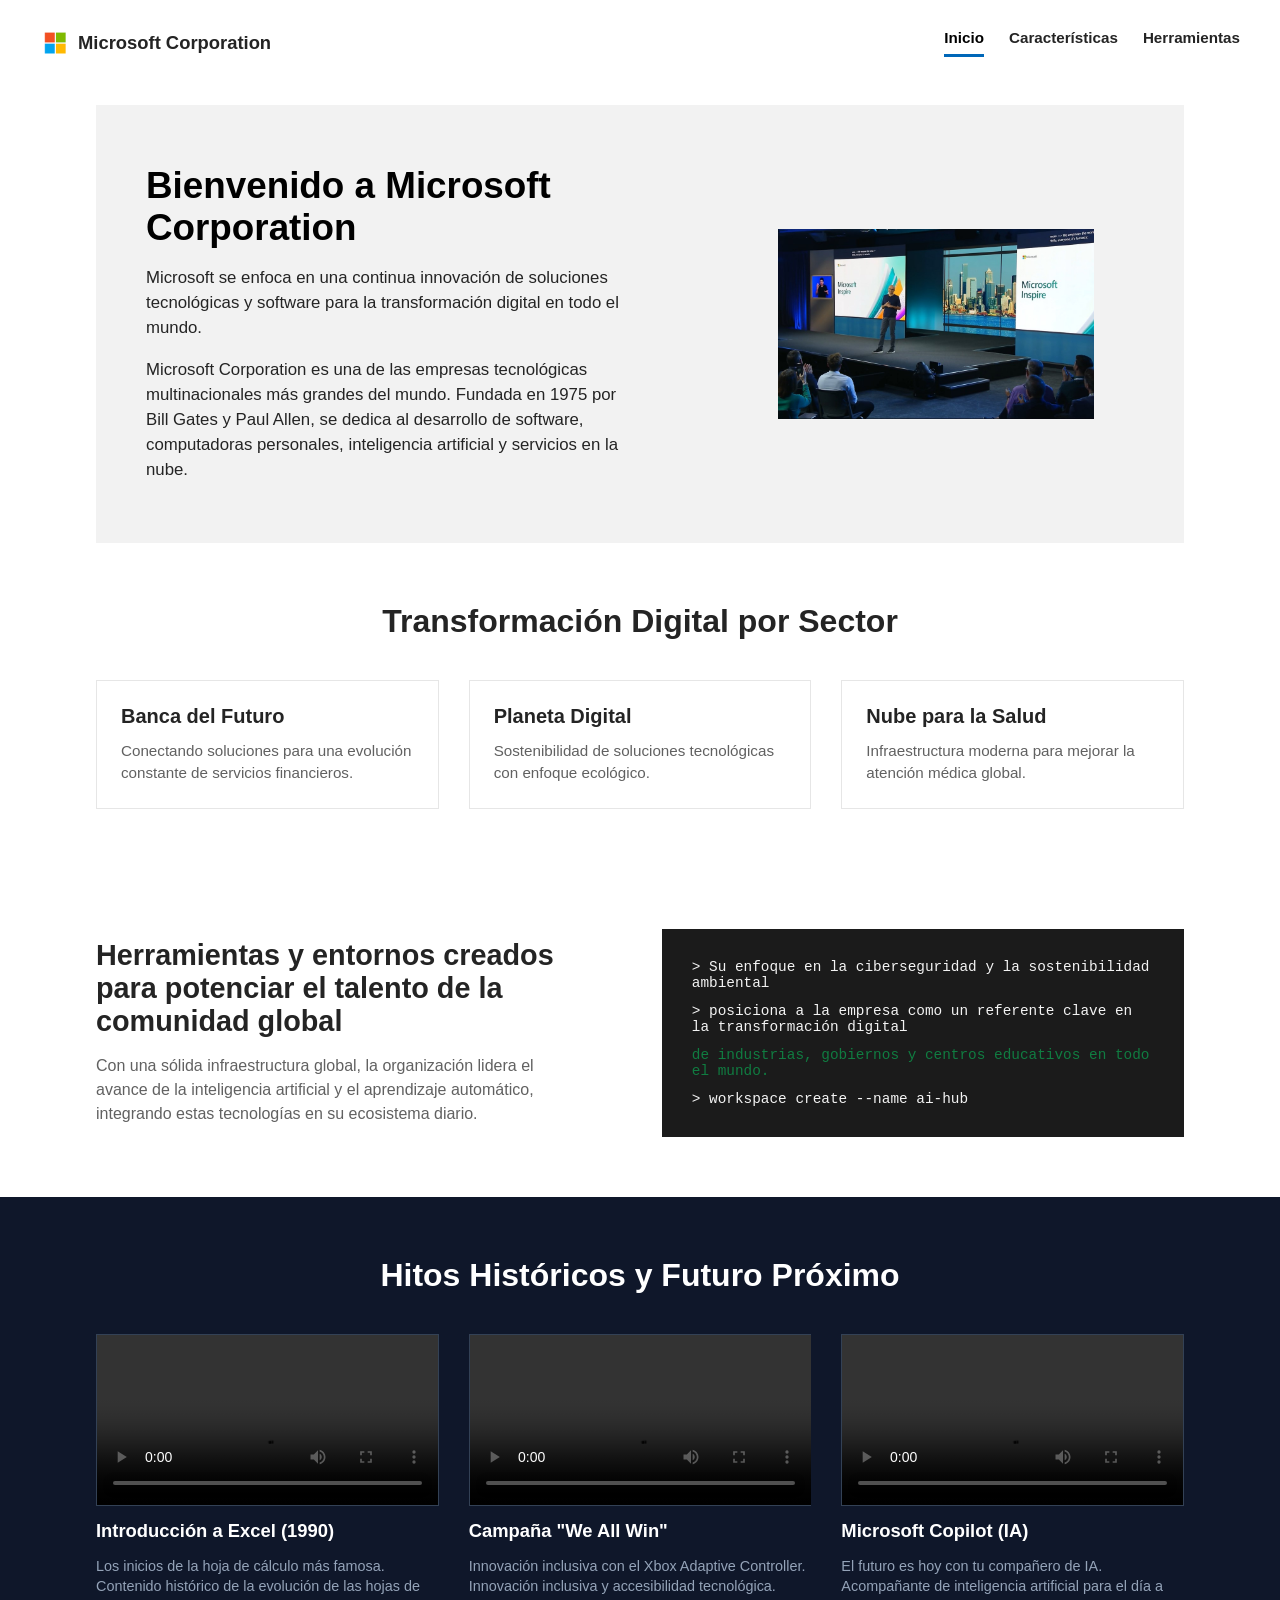
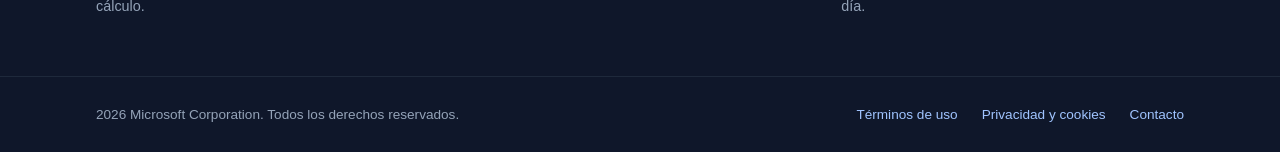
<file: index.html>
<!DOCTYPE html>
<html lang="es">

<head>
    <meta charset="UTF-8">
    <meta name="viewport" content="width=device-width, initial-scale=1.0">
    <title>Microsoft Corporation</title>
    <link rel="stylesheet" href="static/css/style.css">
</head>

<body class="body-inicio">
    <header class="encabezado">

        <div class="bloque-logo hover2">
            <img src="static/images/descarga_(1).png" alt="Microsoft Logo" class="icono-microsoft">
            <span class="nombre-sitio">Microsoft Corporation</span>
        </div>

        <nav class="nav">
            <a href="index.html" class="enlace-nav-activo hover">Inicio</a>
            <a href="pages/caracteristicas.html" class="enlace-nav hover">Características</a>
            <a href="pages/herramientas.html" class="enlace-nav hover">Herramientas</a>
        </nav>

    </header>

    <main class="contenido-global">

        <section class="seccion-bienvenida">
            <div class="texto-bienvenida">
                <h1 class="titulo-principal">Bienvenido a Microsoft Corporation</h1>
                <p class="parrafo-bienvenida">Microsoft se enfoca en una continua innovación de soluciones
                    tecnológicas y software para la transformación digital en todo el mundo.
                </p>
                <p class="parrafo-bienvenida">Microsoft Corporation es una de las empresas tecnológicas multinacionales
                    más grandes del mundo.
                    Fundada en 1975 por Bill Gates y Paul Allen, se dedica al desarrollo de software, computadoras
                    personales, inteligencia artificial y servicios en la nube.
                </p>
            </div>
            <div class="imagen-bienvenida">
                <img src="static/images/index/Microsoft-Inspire.jpg" alt="Microsoft Logo Grande"
                    class="imagen-bienvenida-asset">
            </div>
        </section>

        <section class="seccion-sectores">
            <h2 class="titulo-centrado">Transformación Digital por Sector</h2>

            <div class="columnas-sectores">
                <div class="columna-sector">
                    <div class="cuerpo-tarjeta">
                        <h3 class="titulo-tarjeta">Banca del Futuro</h3>
                        <p class="texto-tarjeta">Conectando soluciones para una evolución constante de servicios
                            financieros.</p>
                    </div>
                </div>
                <div class="columna-sector">
                    <div class="cuerpo-tarjeta">
                        <h3 class="titulo-tarjeta">Planeta Digital</h3>
                        <p class="texto-tarjeta">Sostenibilidad de soluciones tecnológicas con enfoque ecológico.
                        </p>
                    </div>
                </div>
                <div class="columna-sector">
                    <div class="cuerpo-tarjeta">
                        <h3 class="titulo-tarjeta">Nube para la Salud</h3>
                        <p class="texto-tarjeta">Infraestructura moderna para mejorar la atención médica global.</p>
                    </div>
                </div>
            </div>
        </section>

        <section class="seccion-desarrolladores">
            <div class="texto-desarrolladores">
                <h2 class="titulo-desarrolladores">Herramientas y entornos creados para potenciar el talento de la
                    comunidad global</h2>
                <p class="parrafo-desarrolladores">
                    Con una sólida infraestructura global, la organización lidera el avance de la inteligencia
                    artificial y el aprendizaje automático, integrando estas tecnologías en su ecosistema diario.</p>
            </div>
            <div class="codigo-desarrolladores">
                <p class="consola">> Su enfoque en la ciberseguridad y la sostenibilidad ambiental </p>
                <p class="consola">> posiciona a la empresa como un
                    referente clave en la transformación digital</p>
                <p class="consola-exito"> de industrias, gobiernos y centros educativos en todo el mundo.</p>
                <p class="consola">> workspace create --name ai-hub</p>
            </div>
        </section>

        <section class="seccion-hitos-oscura">
            <div class="contenedor-bloque-hitos">
                <h2 class="titulo-centrado-claro">Hitos Históricos y Futuro Próximo</h2>

                <div class="columnas-videos">
                    <div class="tarjeta-video">
                        <video controls class="reproductor">
                            <source
                                src="static/videos/(1)_Introduction_to_Microsoft_Excel_1990_with_Jan_Brehm_Jan_Brehm_(360p_h264).mp4"
                                type="video/mp4">
                        </video>
                        <h3 class="titulo-video">Introducción a Excel (1990)</h3>
                        <p class="texto-video">Los inicios de la hoja de cálculo más famosa.
                            Contenido histórico de la evolución de las hojas de cálculo.</p>
                    </div>

                    <div class="tarjeta-video">
                        <video controls class="reproductor">
                            <source src="static/videos/(3)_Microsoft_We_All_Win_Ads_of_Brands_(720p_h264).mp4"
                                type="video/mp4">
                        </video>
                        <h3 class="titulo-video">Campaña "We All Win"</h3>
                        <p class="texto-video">Innovación inclusiva con el Xbox Adaptive Controller.
                            Innovación inclusiva y accesibilidad tecnológica.</p>
                    </div>

                    <div class="tarjeta-video">
                        <video controls class="reproductor">
                            <source
                                src="static/videos/(4)_Microsoft_Copilot_Your_everyday_AI_companion_Microsoft_(720p_h264).mp4"
                                type="video/mp4">
                        </video>
                        <h3 class="titulo-video">Microsoft Copilot (IA)</h3>
                        <p class="texto-video">El futuro es hoy con tu compañero de IA.
                            Acompañante de inteligencia artificial para el día a día.</p>
                    </div>
                </div>
            </div>
        </section>

    </main>

    <footer class="footer-institucional">
        <div class="contenido-footer">
            <p class="texto-copyright">2026 Microsoft Corporation. Todos los derechos reservados.</p>
            <div class="enlaces-footer">
                <a href="#" class="enlace-footer-item hover4">Términos de uso</a>
                <a href="#" class="enlace-footer-item hover4">Privacidad y cookies</a>
                <a href="#" class="enlace-footer-item hover4">Contacto</a>
            </div>
        </div>
    </footer>

    <script src="static/js/script.js"></script>
</body>

</html>
</file>
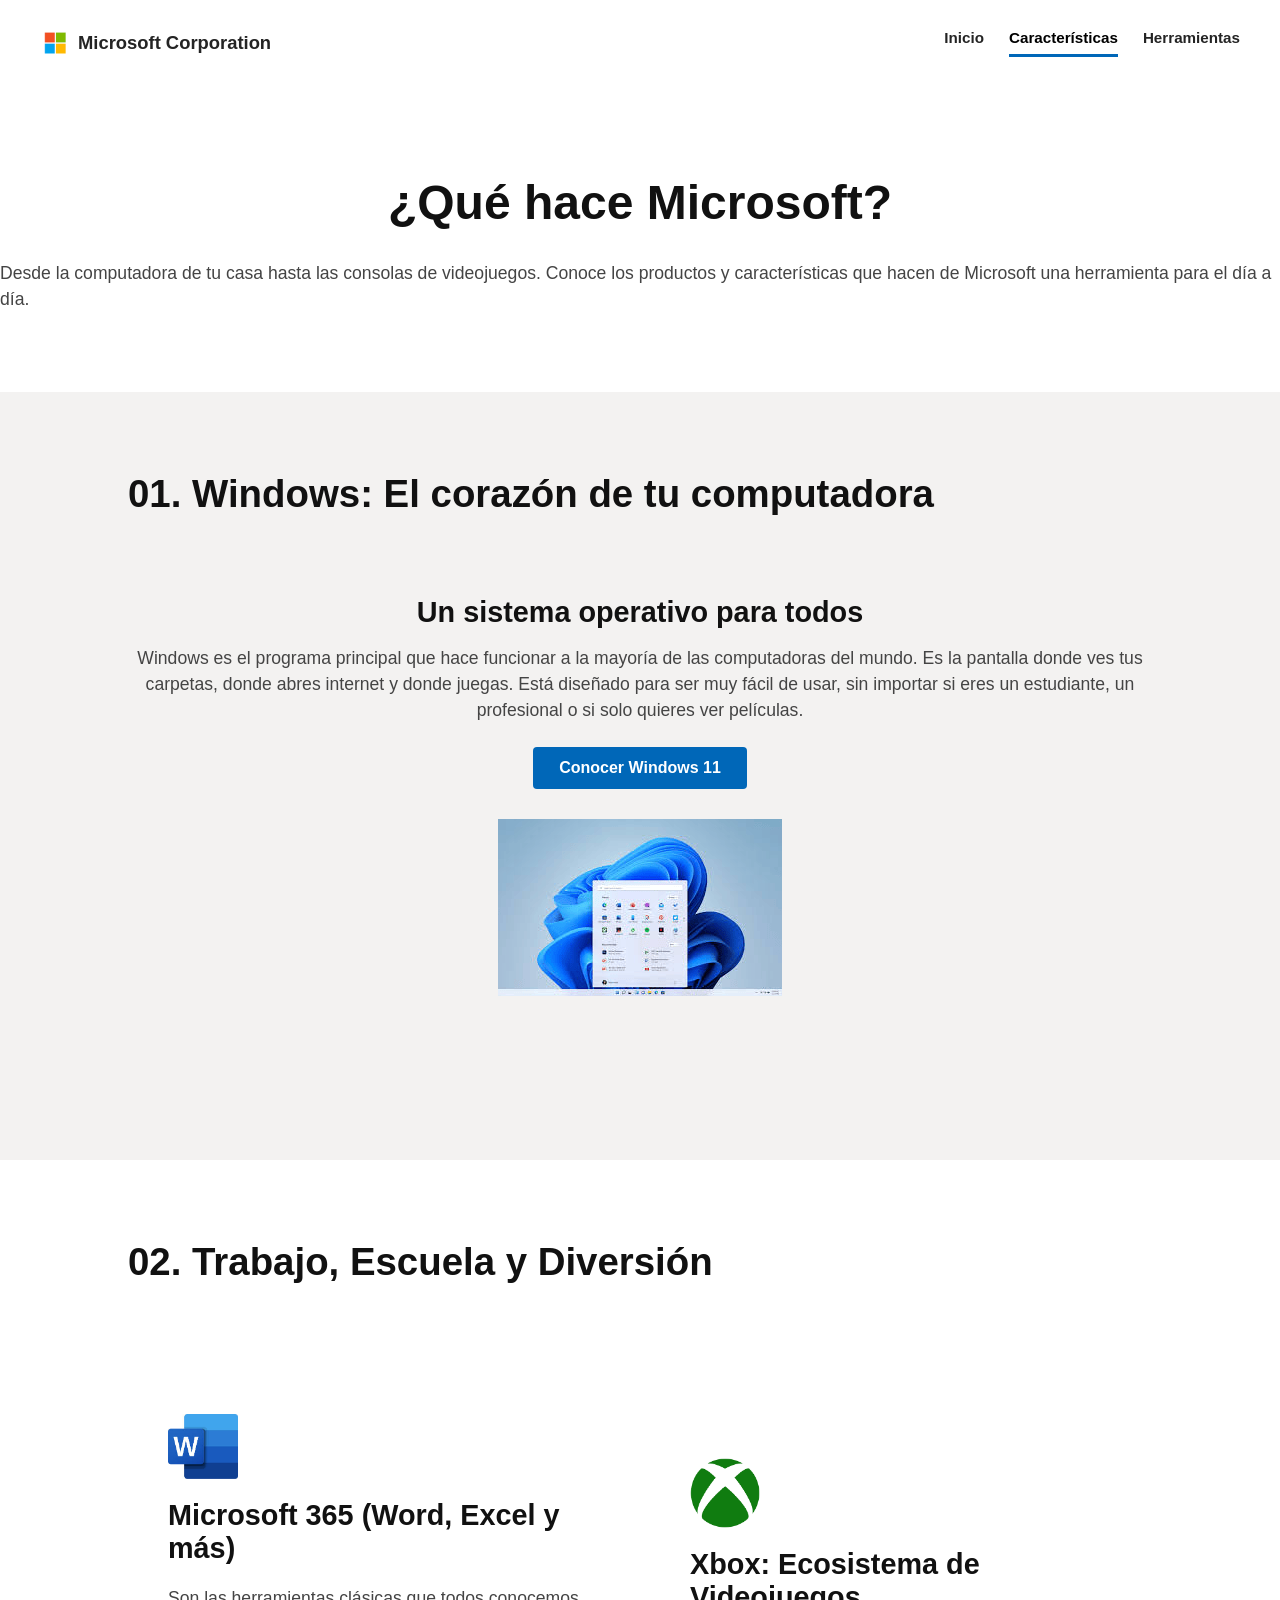
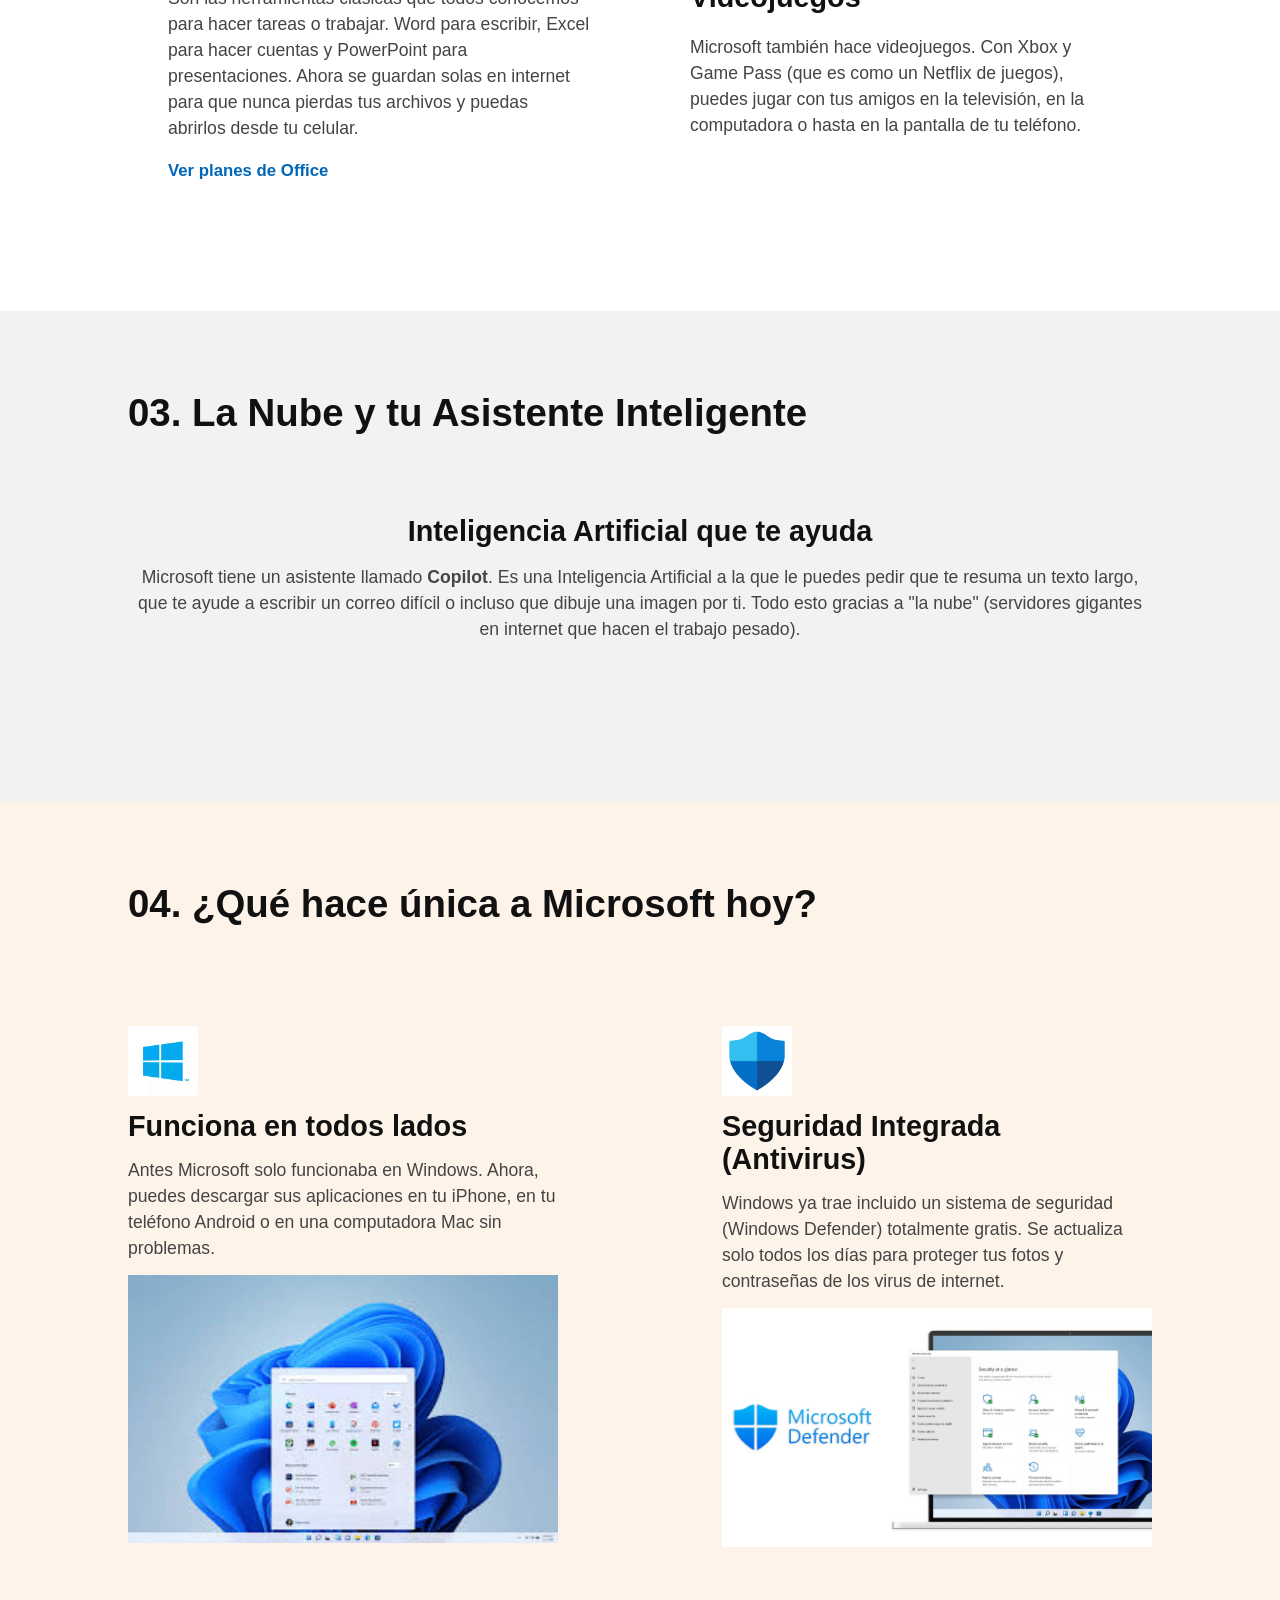
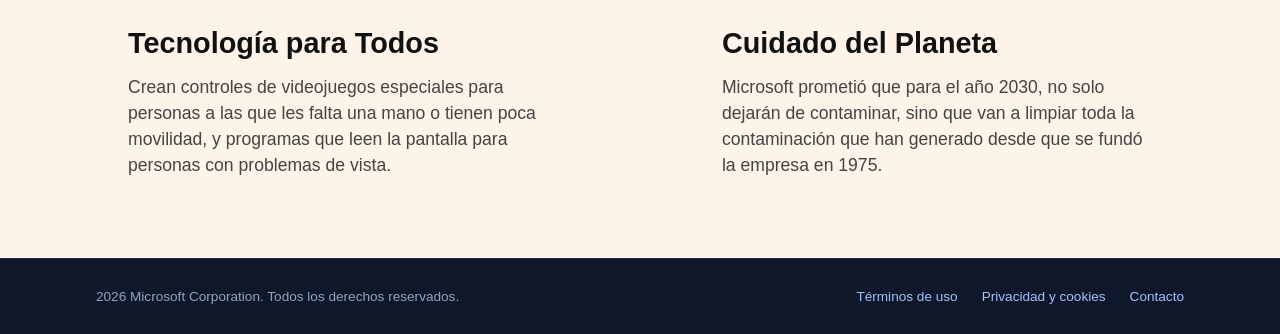
<file: pages/caracteristicas.html>
<!DOCTYPE html>
<html lang="es">

<head>
    <meta charset="UTF-8">
    <meta name="viewport" content="width=device-width, initial-scale=1.0">
    <title>Microsoft Corporation</title>
    <link rel="stylesheet" href="../static/css/style.css">
</head>

<body class="body-caracteristicas">
    <header class="encabezado">
        <div class="bloque-logo hover2">
            <img src="../static/images/descarga_(1).png" alt="Microsoft Logo" class="icono-microsoft">
            <span class="nombre-sitio">Microsoft Corporation</span>
        </div>
        <nav class="nav">
            <a href="../index.html" class="enlace-nav hover">Inicio</a>
            <a href="caracteristicas.html" class="enlace-nav-activo hover">Características</a>
            <a href="herramientas.html" class="enlace-nav hover">Herramientas</a>
        </nav>
    </header>

    <main class="seccion-caracteristicas">
        <div class="fondo-blanco">
            <h1 class="titulo-herramientas">¿Qué hace Microsoft?</h1>
            <p class="info-herramienta">
                Desde la computadora de tu casa hasta las consolas de videojuegos. Conoce los productos y
                características que hacen de Microsoft una herramienta para el día a día.
            </p>
        </div>
        <section class="fondo-gris">
            <h2 class="funcion">01. Windows: El corazón de tu computadora</h2>
            <div class="bloque-impacto-masivo">
                <div class="bloque-impacto-texto">
                    <h3 class="titulo-herramienta">Un sistema operativo para todos</h3>
                    <p class="info-herramienta">
                        Windows es el programa principal que hace funcionar a la mayoría de las computadoras del mundo.
                        Es la pantalla donde ves tus carpetas, donde abres internet y donde juegas. Está diseñado para
                        ser muy fácil de usar, sin importar si eres un estudiante, un profesional o si solo quieres ver
                        películas.
                    </p>
                    <div class="bloque-botones">
                        <button class="boton-primario-azul hover3">Conocer Windows 11</button>
                    </div>
                </div>
                <div class="contenedor-foto">
                    <img src="../static/images/escritorio_11.png" alt="Escritorio de Windows"
                        class="imagen-rectangulo hover3">
                </div>
            </div>
        </section>
        <section class="fondo-blanco">
            <h2 class="funcion">02. Trabajo, Escuela y Diversión</h2>
            <div class="galeria-variedad-de-dos">
                <div class="tarjeta-mediana tarjeta-extensa">
                    <img src="../static/images/word.png" alt="Logo de Office" class="imagen-cuadrada-mediana hover3">
                    <h3 class="titulo-herramienta">Microsoft 365 (Word, Excel y más)</h3>
                    <p class="info-herramienta">
                        Son las herramientas clásicas que todos conocemos para hacer tareas o trabajar. Word para
                        escribir, Excel para hacer cuentas y PowerPoint para presentaciones. Ahora se guardan solas en
                        internet para que nunca pierdas tus archivos y puedas abrirlos desde tu celular.
                    </p>
                    <a href="#" class="enlace-letra-interactiva hover2">Ver planes de Office</a>
                </div>
                <div class="tarjeta-mediana tarjeta-compacta">
                    <img src="../static/images/xbox.png" alt="Logo de Xbox" class="imagen-cuadrada-mediana hover3">
                    <h3 class="titulo-herramienta">Xbox: Ecosistema de Videojuegos</h3>
                    <p class="info-herramienta">
                        Microsoft también hace videojuegos. Con Xbox y Game Pass (que es como un Netflix de juegos),
                        puedes jugar con tus amigos en la televisión, en la computadora o hasta en la pantalla de tu
                        teléfono.
                    </p>
                </div>
            </div>
        </section>
        <section class="fondo-gris">
            <h2 class="funcion">03. La Nube y tu Asistente Inteligente</h2>
            <div class="bloque-impacto-masivo">
                <div class="bloque-impacto-texto">
                    <h3 class="titulo-herramienta">Inteligencia Artificial que te ayuda</h3>
                    <p class="info-herramienta">
                        Microsoft tiene un asistente llamado <strong>Copilot</strong>. Es una Inteligencia Artificial a
                        la que le puedes pedir que te resuma un texto largo, que te ayude a escribir un correo difícil o
                        incluso que dibuje una imagen por ti. Todo esto gracias a "la nube" (servidores gigantes en
                        internet que hacen el trabajo pesado).
                    </p>
                </div>
            </div>
        </section>
        <section class="fondo-crema">
            <h2 class="funcion">04. ¿Qué hace única a Microsoft hoy?</h2>
            <div class="lista-informacion-densa">

                <div class="bloque-texto-puro">
                    <img src="../static/images/descarga_(4).png" class="imagen-cuadrada-mediana hover3" alt="windoes11">
                    <h3 class="titulo-herramienta">Funciona en todos lados</h3>
                    <p class="info-herramienta">
                        Antes Microsoft solo funcionaba en Windows. Ahora, puedes descargar sus aplicaciones en tu
                        iPhone, en tu teléfono Android o en una computadora Mac sin problemas.
                    </p>
                    <img src="../static/images/escritorio_11.png" class="imagen-cuadrada-grande hover3"
                        alt="escritorio">
                </div>
                <div class="bloque-texto-puro">
                    <img src="../static/images/descarga_(3).png" class="imagen-cuadrada-mediana hover3" alt="defender1">
                    <h3 class="titulo-herramienta">Seguridad Integrada (Antivirus)</h3>
                    <p class="info-herramienta">
                        Windows ya trae incluido un sistema de seguridad (Windows Defender) totalmente gratis. Se
                        actualiza solo todos los días para proteger tus fotos y contraseñas de los virus de internet.
                    </p>
                    <img src="../static/images/imagen_(5).png" class="imagen-cuadrada-grande hover3" alt="defender">
                </div>
                <div class="bloque-texto-puro">
                    <h3 class="titulo-herramienta">Tecnología para Todos</h3>
                    <p class="info-herramienta">
                        Crean controles de videojuegos especiales para personas a las que les falta una mano o tienen
                        poca movilidad, y programas que leen la pantalla para personas con problemas de vista.
                    </p>
                </div>
                <div class="bloque-texto-puro">
                    <h3 class="titulo-herramienta">Cuidado del Planeta</h3>
                    <p class="info-herramienta">
                        Microsoft prometió que para el año 2030, no solo dejarán de contaminar, sino que van a limpiar
                        toda la contaminación que han generado desde que se fundó la empresa en 1975.
                    </p>
                </div>
            </div>
        </section>
    </main>
    <footer class="footer-institucional">
        <div class="contenido-footer">
            <p class="texto-copyright">2026 Microsoft Corporation. Todos los derechos reservados.</p>
            <div class="enlaces-footer">
                <a href="#" class="enlace-footer-item hover4">Términos de uso</a>
                <a href="#" class="enlace-footer-item hover4">Privacidad y cookies</a>
                <a href="#" class="enlace-footer-item hover4">Contacto</a>
            </div>
        </div>
    </footer>

    <script src="../static/js/script.js"></script>
</body>

</html>
</file>
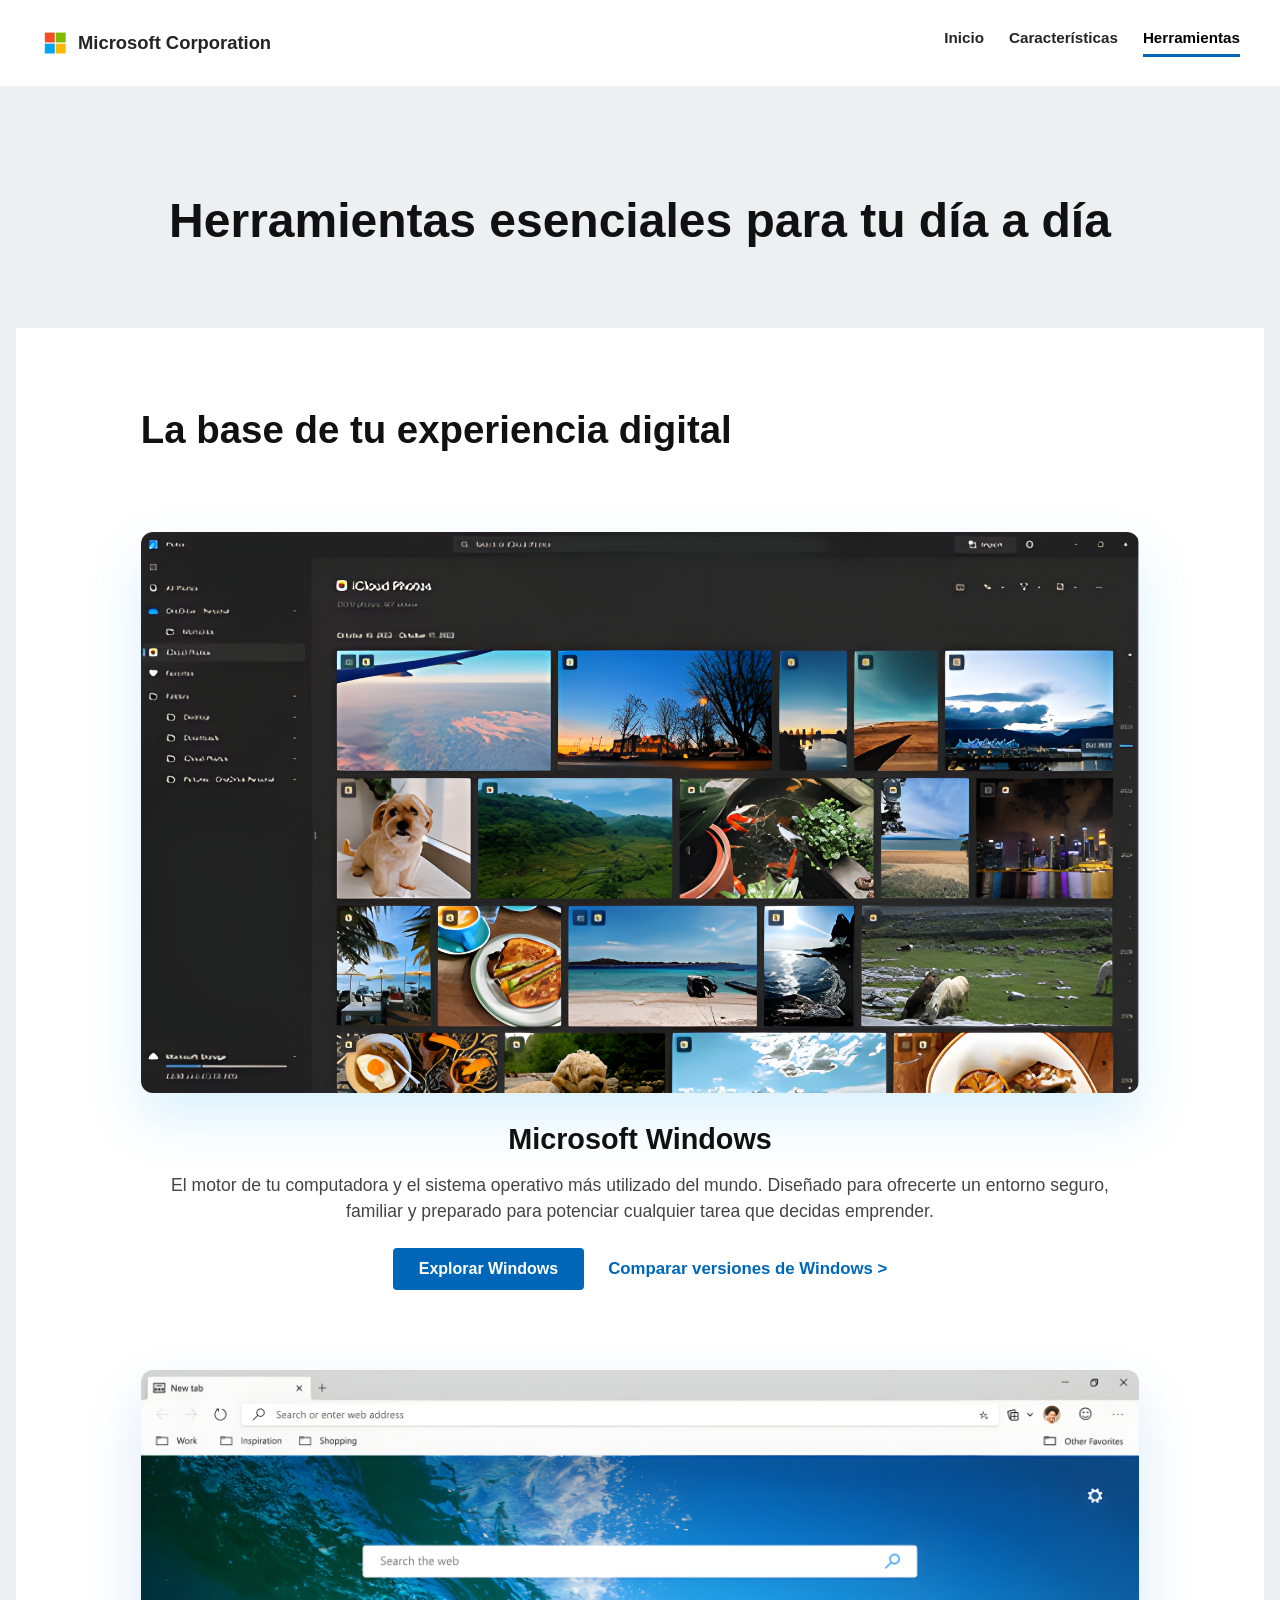
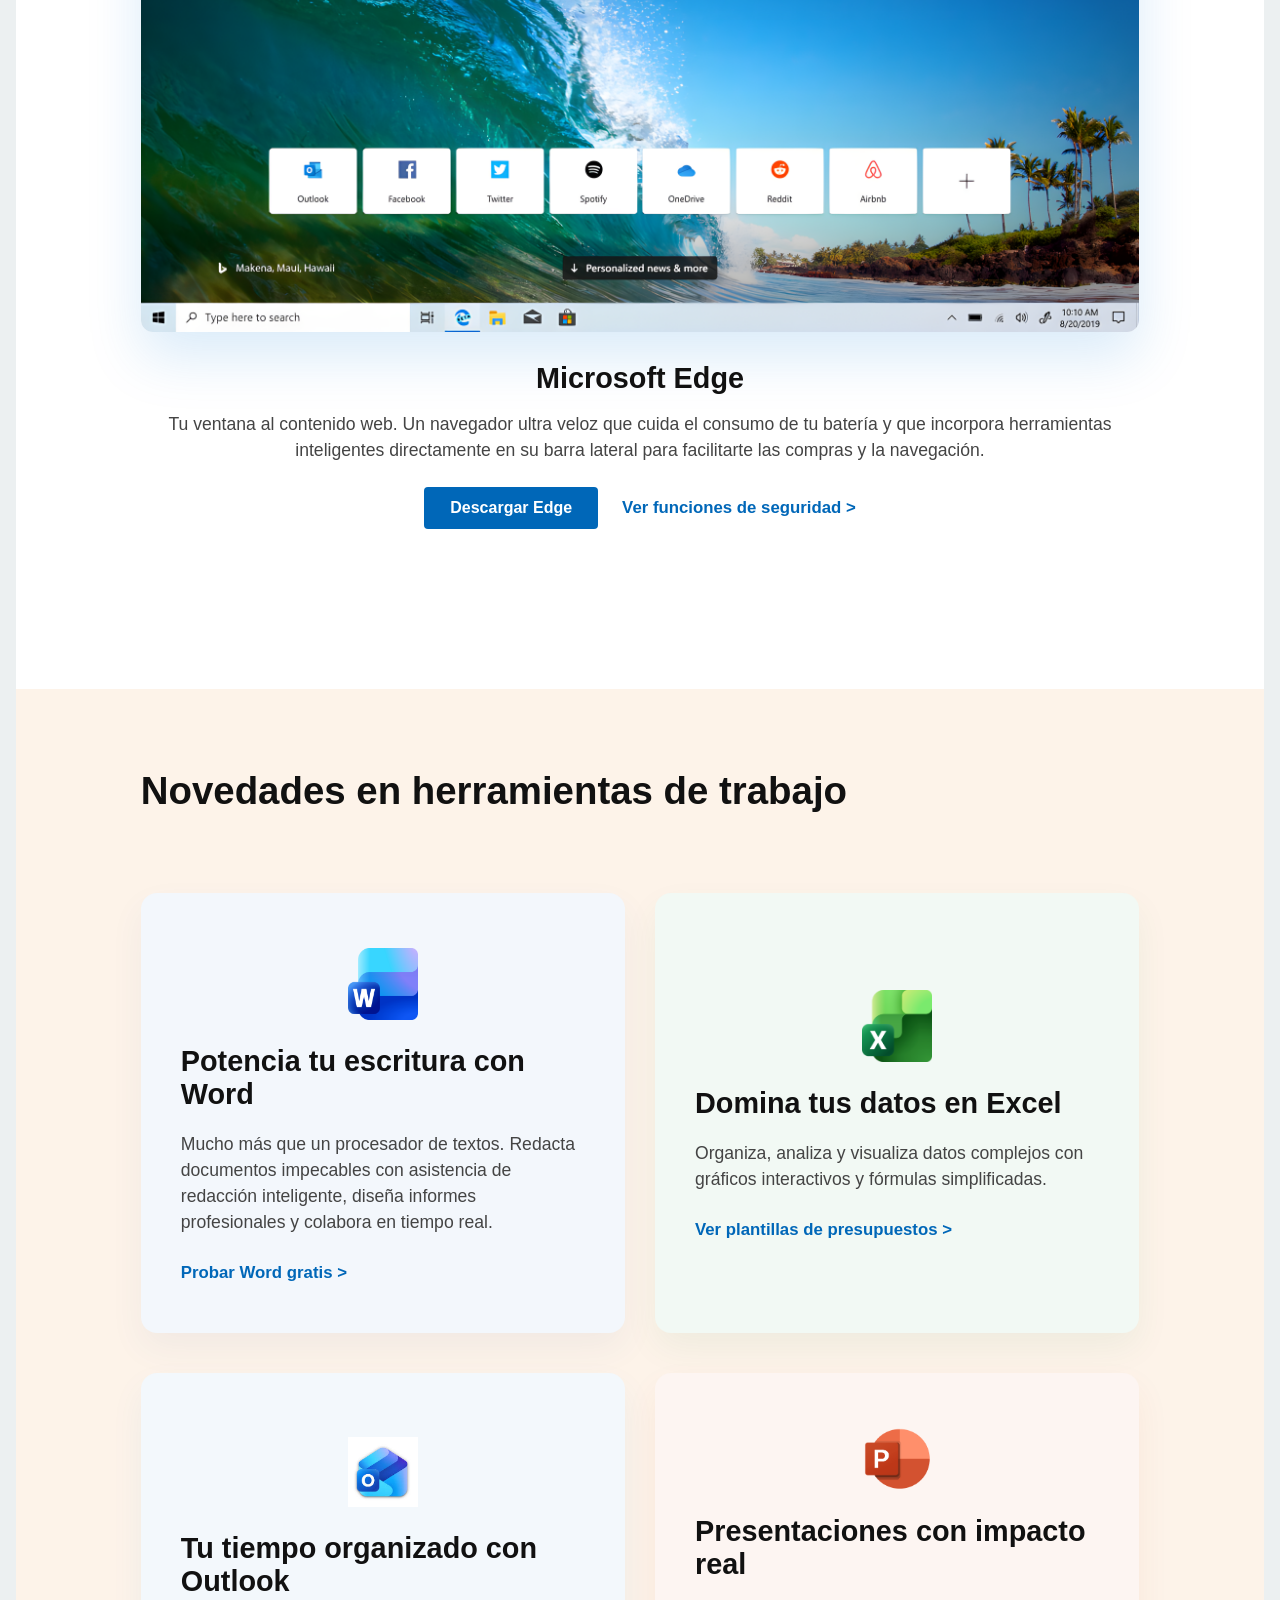
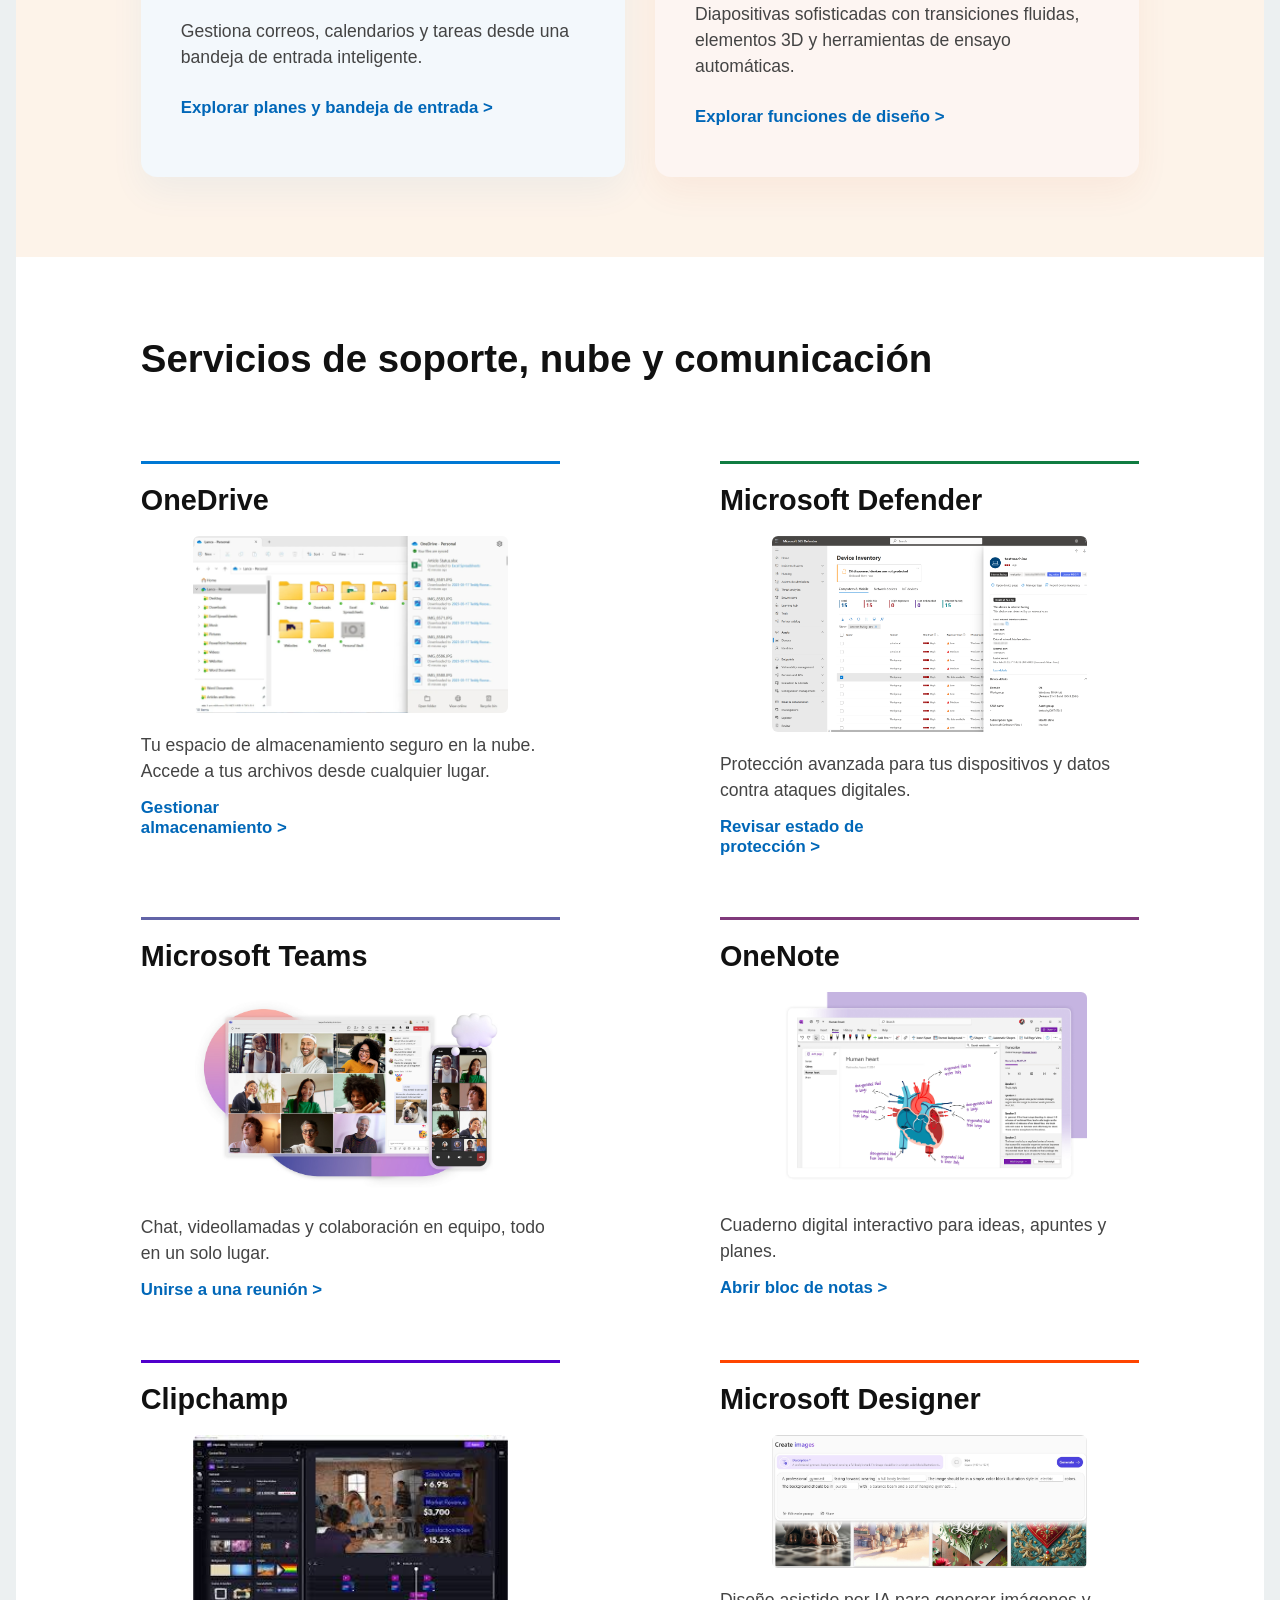
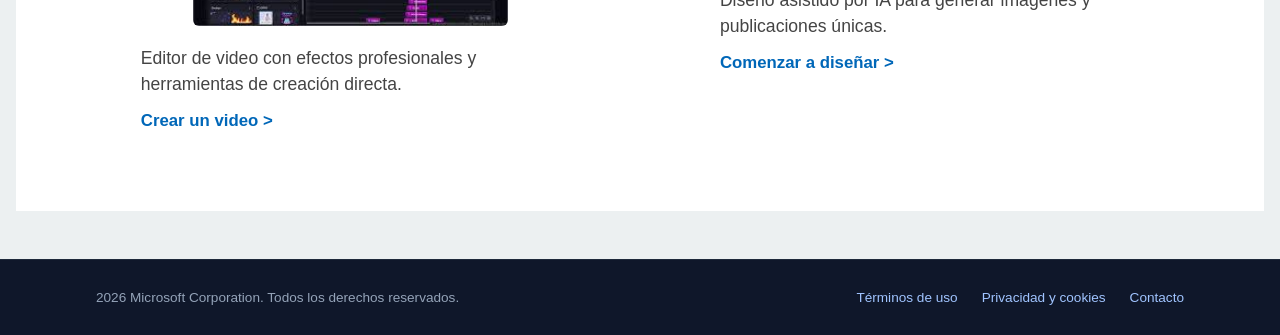
<file: pages/herramientas.html>
<!DOCTYPE html>
<html lang="es">

<head>
    <meta charset="UTF-8">
    <meta name="viewport" content="width=device-width, initial-scale=1.0">
    <title>Microsoft Corporation - Herramientas</title>
    <link rel="stylesheet" href="../static/css/style.css">
</head>

<body class="body-herramientas">
    <header class="encabezado">
        <div class="bloque-logo hover2">
            <img src="../static/images/descarga_(1).png" alt="Microsoft Logo" class="icono-microsoft">
            <span class="nombre-sitio">Microsoft Corporation</span>
        </div>
        <nav class="nav">
            <a href="../index.html" class="enlace-nav hover">Inicio</a>
            <a href="caracteristicas.html" class="enlace-nav hover">Características</a>
            <a href="herramientas.html" class="enlace-nav-activo hover">Herramientas</a>
        </nav>
    </header>

    <main class="contenedor-principal">
        <section class="seccion-herramientas">
            <div class="presentacion">
                <h1 class="titulo-herramientas">Herramientas esenciales para tu día a día</h1>
            </div>

            <div class="funcion-herramientas fondo-blanco">
                <h2 class="funcion">La base de tu experiencia digital</h2>
                <div class="bloque-impacto-masivo">
                    <div class="contenedor-foto-gigante sombra-windows hover">
                        <img src="../static/images/herramientas/microsoft-screen-system.png"
                            class="imagen-rectangulo-grande" alt="Windows">
                    </div>
                    <div class="bloque-impacto-texto">
                        <h3 class="titulo-herramienta">Microsoft Windows</h3>
                        <p class="info-herramienta">El motor de tu computadora y el sistema operativo más utilizado del
                            mundo. Diseñado para ofrecerte un entorno seguro, familiar y preparado para potenciar
                            cualquier tarea que decidas emprender.</p>
                        <div class="bloque-botones">
                            <button class="boton-primario-azul" onclick="cotizarLicenciasWindows()">Explorar Windows</button>
                            <a href="https://www.microsoft.com/windows/tabs/laptops" target="_blank" class="enlace-letra-interactiva hover2">Comparar versiones de Windows ></a>
                        </div>
                    </div>
                </div>

                <div class="bloque-impacto-masivo">
                    <div class="contenedor-foto-gigante sombra-edge hover">
                        <img src="../static/images/herramientas/microsoft-edge.png" class="imagen-rectangulo-grande"
                            alt="Edge">
                    </div>
                    <div class="bloque-impacto-texto">
                        <h3 class="titulo-herramienta">Microsoft Edge</h3>
                        <p class="info-herramienta">Tu ventana al contenido web. Un navegador ultra veloz que cuida el
                            consumo de tu batería y que incorpora herramientas inteligentes directamente en su barra
                            lateral para facilitarte las compras y la navegación.</p>
                        <div class="bloque-botones">
                            <button class="boton-primario-azul" onclick="descargarEdge()">Descargar Edge</button>
                            <a href="https://www.microsoft.com/edge/features" target="_blank" class="enlace-letra-interactiva hover2">Ver funciones de seguridad ></a>
                        </div>
                    </div>
                </div>
            </div>

            <div class="funcion-herramientas fondo-crema">
                <h2 class="funcion">Novedades en herramientas de trabajo</h2>
                <div class="galeria-variedad-de-dos">
                    <div class="tarjeta-de-dos">
                        <div class="tarjeta-mediana tarjeta-extensa tarjeta-word">
                            <div class="espacio-imagen-cuadrícula">
                                <img src="../static/images/herramientas/microsoft-word-logo.png"
                                    class="imagen-cuadrada-mediana hover3" alt="Word">
                            </div>
                            <h3 class="titulo-herramienta">Potencia tu escritura con Word</h3>
                            <p class="info-herramienta">Mucho más que un procesador de textos. Redacta documentos
                                impecables con asistencia de redacción inteligente, diseña informes profesionales y
                                colabora en tiempo real.</p>
                            <div class="bloque-botones">
                                <a href="https://www.microsoft.com/microsoft-365/word" target="_blank" class="enlace-letra-interactiva hover2">Probar Word gratis ></a>
                            </div>
                        </div>
                        <div class="tarjeta-mediana tarjeta-compacta tarjeta-excel">
                            <div class="espacio-imagen-cuadrícula">
                                <img src="../static/images/herramientas/microsoft-excel-logo.png"
                                    class="imagen-cuadrada-mediana hover3" alt="Excel">
                            </div>
                            <h3 class="titulo-herramienta">Domina tus datos en Excel</h3>
                            <p class="info-herramienta">Organiza, analiza y visualiza datos complejos con gráficos
                                interactivos y fórmulas simplificadas.</p>
                            <div class="bloque-botones">
                                <a href="https://create.microsoft.com/excel-templates" target="_blank" class="enlace-letra-interactiva hover2">Ver plantillas de presupuestos ></a>
                            </div>
                        </div>
                    </div>
                    <div class="tarjeta-de-dos">
                        <div class="tarjeta-mediana tarjeta-compacta tarjeta-outlook">
                            <div class="espacio-imagen-cuadrícula">
                                <img src="../static/images/herramientas/microsoft-outlook-logo.jpg"
                                    class="imagen-cuadrada-mediana hover3" alt="Outlook">
                            </div>
                            <h3 class="titulo-herramienta">Tu tiempo organizado con Outlook</h3>
                            <p class="info-herramienta">Gestiona correos, calendarios y tareas desde una bandeja de
                                entrada inteligente.</p>
                            <div class="bloque-botones">
                                <a href="https://www.microsoft.com/microsoft-365/outlook/outlook-for-home" target="_blank" class="enlace-letra-interactiva hover2">Explorar planes y bandeja de entrada
                                    ></a>
                            </div>
                        </div>
                        <div class="tarjeta-mediana tarjeta-extensa tarjeta-powerpoint">
                            <div class="espacio-imagen-cuadrícula">
                                <img src="../static/images/herramientas/microsoft-powerpoint-logo.png"
                                    class="imagen-cuadrada-mediana hover3" alt="PowerPoint">
                            </div>
                            <h3 class="titulo-herramienta">Presentaciones con impacto real</h3>
                            <p class="info-herramienta">Diapositivas sofisticadas con transiciones fluidas, elementos 3D
                                y herramientas de ensayo automáticas.</p>
                            <div class="bloque-botones">
                                <a href="https://www.microsoft.com/microsoft-365/powerpoint" target="_blank" class="enlace-letra-interactiva hover2">Explorar funciones de diseño ></a>
                            </div>
                        </div>
                    </div>
                </div>
            </div>

            <div class="funcion-herramientas fondo-blanco">
                <h2 class="funcion">Servicios de soporte, nube y comunicación</h2>
                <div class="lista-informacion-densa">
                    <div class="bloque-texto-puro borde-onedrive">
                        <h3 class="titulo-herramienta">OneDrive</h3>
                        <div class="espacio-imagen-cuadrícula">
                            <img src="../static/images/herramientas/onedrive.jpg" class="imagen-cuadrada-normal hover3"
                                alt="OneDrive">
                        </div>
                        <p class="info-herramienta">Tu espacio de almacenamiento seguro en la nube. Accede a tus
                            archivos desde cualquier lugar.</p>
                        <a href="https://www.microsoft.com/microsoft-365/onedrive/online-cloud-storage" target="_blank" class="enlace-letra-interactiva hover2 centrado">Gestionar almacenamiento ></a>
                    </div>
                    <div class="bloque-texto-puro borde-defender">
                        <h3 class="titulo-herramienta">Microsoft Defender</h3>
                        <div class="espacio-imagen-cuadrícula">
                            <img src="../static/images/herramientas/defender.png" class="imagen-cuadrada-normal hover3"
                                alt="Defender">
                        </div>
                        <p class="info-herramienta">Protección avanzada para tus dispositivos y datos contra ataques
                            digitales.</p>
                        <a href="https://www.microsoft.com/microsoft-365/microsoft-defender-for-individuals" target="_blank" class="enlace-letra-interactiva hover2 centrado">Revisar estado de protección ></a>
                    </div>
                    <div class="bloque-texto-puro borde-teams">
                        <h3 class="titulo-herramienta">Microsoft Teams</h3>
                        <div class="espacio-imagen-cuadrícula">
                            <img src="../static/images/herramientas/teams.png" class="imagen-cuadrada-normal hover3"
                                alt="Teams">
                        </div>
                        <p class="info-herramienta">Chat, videollamadas y colaboración en equipo, todo en un solo lugar.
                        </p>
                        <a href="https://www.microsoft.com/microsoft-teams/group-chat-software" target="_blank" class="enlace-letra-interactiva hover2">Unirse a una reunión ></a>
                    </div>
                    <div class="bloque-texto-puro borde-onenote">
                        <h3 class="titulo-herramienta">OneNote</h3>
                        <div class="espacio-imagen-cuadrícula">
                            <img src="../static/images/herramientas/OneNote.png" class="imagen-cuadrada-normal hover3"
                                alt="OneNote">
                        </div>
                        <p class="info-herramienta">Cuaderno digital interactivo para ideas, apuntes y planes.</p>
                        <a href="https://www.microsoft.com/microsoft-365/onenote/digital-note-taking-app" target="_blank" class="enlace-letra-interactiva hover2 centrado">Abrir bloc de notas ></a>
                    </div>
                    <div class="bloque-texto-puro borde-clipchamp">
                        <h3 class="titulo-herramienta">Clipchamp</h3>
                        <div class="espacio-imagen-cuadrícula">
                            <img src="../static/images/herramientas/Clipchamp.jpg" class="imagen-cuadrada-normal hover3"
                                alt="Clipchamp">
                        </div>
                        <p class="info-herramienta">Editor de video con efectos profesionales y herramientas de creación
                            directa.</p>
                        <a href="https://www.microsoft.com/microsoft-365/clipchamp" target="_blank" class="enlace-letra-interactiva hover2 centrado">Crear un video ></a>
                    </div>
                    <div class="bloque-texto-puro borde-designer">
                        <h3 class="titulo-herramienta">Microsoft Designer</h3>
                        <div class="espacio-imagen-cuadrícula">
                            <img src="../static/images/herramientas/designer.jpg" class="imagen-cuadrada-normal hover3"
                                alt="Designer">
                        </div>
                        <p class="info-herramienta">Diseño asistido por IA para generar imágenes y publicaciones únicas.
                        </p>
                        <a href="https://designer.microsoft.com" target="_blank" class="enlace-letra-interactiva hover2 centrado">Comenzar a diseñar ></a>
                    </div>
                </div>
            </div>
        </section>
    </main>

    <footer class="footer-institucional">
        <div class="contenido-footer">
            <p class="texto-copyright">2026 Microsoft Corporation. Todos los derechos reservados.</p>
            <div class="enlaces-footer">
                <a href="#" class="enlace-footer-item hover4">Términos de uso</a>
                <a href="#" class="enlace-footer-item hover4">Privacidad y cookies</a>
                <a href="#" class="enlace-footer-item hover4">Contacto</a>
            </div>
        </div>
    </footer>

    <script src="../static/js/script.js"></script>
</body>

</html>
</file>
<file: static/css/style.css>
* {
    margin: 0px;
    padding: 0px;
    box-sizing: border-box;
}

body {
    background-color: #ECF0F1;
    font-family: Arial, Helvetica, sans-serif;
}

.encabezado {
    width: 100%;
    display: flex;
    flex-direction: row;
    justify-content: space-between;
    align-items: center;
    padding: 20px 40px;
    box-sizing: border-box;
    background-color: #ffffff;

    position: fixed;
    z-index: 1;
}

.bloque-logo {
    display: flex;
    flex-direction: row;
    align-items: center;
    gap: 8px;
}

.icono-microsoft {
    width: 30px;
}

.nombre-sitio {
    font-size: 1.15rem;
    font-weight: bold;
    color: #242424;
}

.img {
    width: 30px;
}

.nav {
    display: flex;
    align-items: center;
    gap: 25px;
    color: black;
}

.enlace-nav {
    text-decoration: none;
    font-size: 0.95rem;
    font-weight: bold;
    color: #242424;

    padding-bottom: 8px;
    border-bottom: 3px solid #ffffff;

    transition: color 0.3s ease, border-color 0.3s ease;
}

.enlace-nav:hover {
    color: #000000;
    border-color: #0067b8;
}

.enlace-nav-activo {
    text-decoration: none;
    font-size: 0.95rem;
    font-weight: bold;
    color: #000000;

    padding-bottom: 8px;
    border-bottom: 3px solid #0067b8;

    transition: color 0.3s ease, border 1px 0.3s ease;
}

.enlace-nav-activo:hover {
    color: #000000;
    border-color: #0067b8;
}

.contenedor-principal {
    display: flex;
    justify-content: center;
    padding: 48px 16px;
    margin-top: 95px;
}

.pie-de-pagina {
    background-color: #091F2C;
    color: #FFFFFF;
    padding: 20px 20px;
    margin-top: auto;
    font-size: 0.9rem;
}

.footer-contenido {
    display: flex;
    flex-direction: column;
    align-items: center;
    gap: 15px;
    max-width: 900px;
    margin: 0 auto;
}

.footer-enlaces {
    display: flex;
    gap: 20px;
}

.footer-enlaces a {
    color: #A0C4FF;
    text-decoration: none;
}

.boton-principal {
    background-color: #091F2C;
    color: white;
    border: none;
    padding: 12px 24px;
    font-size: 1rem;
    font-weight: 600;
    cursor: pointer;
    border-radius: 6px;
}

.boton-secundario {
    background-color: white;
    color: #091F2C;
    border: 2px solid #091F2C;
    padding: 12px 24px;
    font-size: 1rem;
    font-weight: 600;
    cursor: pointer;
    border-radius: 6px;
}

.e {
    display: block;
    margin: 0 auto;
    border-radius: 15px;
    box-shadow: 0px 5px 15px rgba(0, 0, 0, 0.2);
}

.p {
    text-align: center;
    font-size: 1.05rem;
}

.imagen-cuadrada-grande {
    width: auto;
    height: auto;
}

.hover {
    transition: transform 0.3s ease, margin-left 1s ease;
}

.hover:hover {
    transform: scale(1.05);
    color: gray;
}

.hover2 {
    transition: transform 0.3s ease, margin-right 1s ease;
}

.hover2:hover {
    transform: scale(1.1);
    margin-right: 10px;
}

.hover3 {
    transition: transform 0.3s ease, margin-right 1s ease;
}

.hover3:hover {
    transform: scale(1.1);
}

.hover4 {
    transition: transform 0.3s ease, margin-right 1s ease, color 0.3s ease;
}

.hover4:hover {
    transform: scale(1.1);
    color: #FFFFFF;
    text-decoration: underline;
}

.body-caracteristicas {
    margin: 0;
    background-color: #ffffff;
    font-family: 'Segoe UI', SegoeUI, Tahoma, Geneva, Verdana, sans-serif;
    color: #242424;
    display: flex;
    flex-direction: column;
    align-items: center;
}

.seccion-caracteristicas {
    display: flex;
    flex-direction: column;
    width: 100%;
    margin-top: 95px;
}

/* INDEX o INICIO */
.body-inicio {
    margin: 0;
    background-color: #ffffff;
    font-family: 'Segoe UI', SegoeUI, Tahoma, Geneva, Verdana, sans-serif;
    color: #242424;
    display: flex;
    flex-direction: column;
    align-items: center;
}

.contenido-global {
    width: 100%;
    display: flex;
    flex-direction: column;
    align-items: center;
    margin-top: 95px;
}

.navegacion-principal {
    width: 85%;
    max-width: 1600px;
    display: flex;
    flex-direction: row;
    justify-content: space-between;
    align-items: center;
    padding: 15px 0px;
}

.logo-contenedor {
    display: flex;
    flex-direction: row;
    align-items: center;
}

.enlace-logo {
    display: flex;
    flex-direction: row;
    align-items: center;
    gap: 12px;
    text-decoration: none;
    color: #242424;
}

.imagen-logo {
    width: 23px;
}

.texto-logo {
    font-size: 1.1rem;
    font-weight: 600;
    margin: 0px;
}

.enlaces-contenedor {
    display: flex;
    flex-direction: row;
    gap: 24px;
}

.enlace-menu {
    text-decoration: none;
    font-size: 0.9rem;
    color: #0067b8;
    font-weight: 500;
}

.seccion-bienvenida {
    width: 85%;
    max-width: 1600px;
    background-color: #f2f2f2;
    display: flex;
    flex-direction: row;
    justify-content: space-between;
    align-items: center;
    padding: 60px 50px;
    box-sizing: border-box;
    margin-top: 10px;
}

.texto-bienvenida {
    width: 50%;
    display: flex;
    flex-direction: column;
    gap: 16px;
}

.titulo-principal {
    font-size: 2.3rem;
    font-weight: 600;
    color: #000000;
    margin: 0px;
}

.parrafo-bienvenida {
    font-size: 1.05rem;
    line-height: 1.5;
    color: #242424;
    margin: 0px;
}

.imagen-bienvenida {
    width: 40%;
    display: flex;
    justify-content: center;
}

.imagen-bienvenida-asset {
    width: 80%;
    height: auto;
}

.seccion-sectores {
    width: 85%;
    max-width: 1600px;
    display: flex;
    flex-direction: column;
    padding: 60px 0px;
}

.titulo-centrado {
    font-size: 2rem;
    font-weight: 600;
    text-align: center;
    color: #242424;
    margin: 0px;
    padding-bottom: 40px;
}

.columnas-sectores {
    display: flex;
    flex-direction: row;
    justify-content: space-between;
    flex-wrap: wrap;
    gap: 30px;
}

.columna-sector {
    width: 31%;
    background-color: #ffffff;
    display: flex;
    flex-direction: column;
    border: 1px solid #e6e6e6;
    flex: 1;
    min-width: 250px;
}

.cuerpo-tarjeta {
    padding: 24px;
    display: flex;
    flex-direction: column;
    gap: 12px;
}

.titulo-tarjeta {
    font-size: 1.25rem;
    font-weight: 600;
    color: #242424;
    margin: 0px;
}

.texto-tarjeta {
    font-size: 0.95rem;
    line-height: 1.45;
    color: #616161;
    margin: 0px;
}

.seccion-desarrolladores {
    width: 85%;
    max-width: 1600px;
    display: flex;
    flex-direction: row;
    justify-content: space-between;
    align-items: center;
    padding: 60px 0px;
}

.texto-desarrolladores {
    width: 45%;
    display: flex;
    flex-direction: column;
    gap: 16px;
}

.titulo-desarrolladores {
    font-size: 1.8rem;
    font-weight: 600;
    color: #242424;
    margin: 0px;
}

.parrafo-desarrolladores {
    font-size: 1rem;
    line-height: 1.5;
    color: #616161;
    margin: 0px;
}

.codigo-desarrolladores {
    width: 48%;
    background-color: #1b1b1b;
    padding: 30px;
    display: flex;
    flex-direction: column;
    gap: 12px;
    box-sizing: border-box;
}

.consola {
    font-family: Consolas, 'Courier New', Courier, monospace;
    font-size: 0.9rem;
    color: #f3f3f3;
    margin: 0px;
}

.consola-exito {
    font-family: Consolas, 'Courier New', Courier, monospace;
    font-size: 0.9rem;
    color: #107c41;
    margin: 0px;
}



.footer-institucional {
    width: 100%;
    background-color: #0f172a;
    border-top: 1px solid #1e293b;
    display: flex;
    justify-content: center;
    padding: 30px 0px;
}

.contenido-footer {
    width: 85%;
    max-width: 1600px;
    display: flex;
    flex-direction: row;
    justify-content: space-between;
    align-items: center;
}

.texto-copyright {
    color: #94a3b8;
    font-size: 0.85rem;
    margin: 0px;
}

.enlaces-footer {
    display: flex;
    flex-direction: row;
    gap: 24px;
}

.enlace-footer-item {
    color: #A0C4FF;
    font-size: 1rem;
    text-decoration: none;
    font-size: 0.85rem;
}



/* Videos */
.seccion-hitos-oscura {
    width: 100%;
    background-color: #0f172a;
    display: flex;
    flex-direction: column;
    align-items: center;
    padding: 60px 0px;
}

.contenedor-bloque-hitos {
    width: 85%;
    max-width: 1600px;
    display: flex;
    flex-direction: column;
}

.titulo-centrado-claro {
    font-size: 2rem;
    font-weight: 600;
    color: #ffffff;
    text-align: center;
    margin: 0px;
    padding-bottom: 40px;
}

.columnas-videos {
    display: flex;
    flex-direction: row;
    justify-content: space-between;
    flex-wrap: wrap;
    gap: 30px;
}

.tarjeta-video {
    width: 31%;
    display: flex;
    flex-direction: column;
    gap: 14px;
    flex: 1;
    min-width: 250px;
}

.reproductor {
    width: 100%;
    max-width: 100%;
    border: 1px solid #334155;
    height: auto;
}

.titulo-video {
    font-size: 1.15rem;
    font-weight: 600;
    color: #ffffff;
    margin: 0px;
}

.texto-video {
    font-size: 0.9rem;
    line-height: 1.4;
    color: #94a3b8;
    margin: 0px;
}


/*Fin de los videos*/


/* Fin de INDEX o INICIO */

/* HERRAMIENTAS */

.body-herramientas {
    margin: 0;
    background-color: #ECF0F1;
    display: flex;
    flex-direction: column;
    align-items: center;
}

.contenedor-principal {
    width: 100%;
}

.presentacion {
    text-align: center;
    padding: 50px 20px;
    margin: auto;
    height: 60%;
}

.titulo-herramientas {
    font-size: 3rem;
    color: #111111;
    font-weight: 700;
    padding-bottom: 30px;

    display: flex;
    justify-content: center;
}

.funcion-herramientas {
    width: 100%;
}

.funcion {
    font-size: 1.8rem;
    color: #242424;
    font-weight: 600;
    margin-bottom: 40px;
    display: flex;
    align-items: center;
    justify-content: baseline;
    padding-left: 0;
}

.seccion-herramientas {
    display: flex;
    flex-direction: column;
    width: 100%;
}

.fondo-blanco {
    background-color: #FFFFFF;
    padding-top: 80px;
    padding-bottom: 80px;
}

.fondo-gris {
    background-color: #F3F2F1;
    padding-top: 80px;
    padding-bottom: 80px;
}

.fondo-crema {
    background-color: #FDF3E9;
    padding-top: 80px;
    padding-bottom: 80px;
}

.funcion {
    font-size: 2.4rem;
    color: #111111;
    font-weight: 600;
    padding-left: 10%;
    padding-bottom: 40px;
}


.bloque-impacto-masivo {
    display: flex;
    flex-direction: column;
    align-items: center;
    text-align: center;
    padding-left: 10%;
    padding-right: 10%;
    gap: 30px;
    padding-bottom: 80px;
}

.bloque-impacto-texto {
    display: flex;
    flex-direction: column;
    align-items: center;
    gap: 16px;
}

.contenedor-foto-gigante {
    display: flex;
    width: 100%;
    max-width: 1000px;
    background-color: #FFFFFF;
    border-radius: 12px;
}

.sombra-windows {
    box-shadow: 0px 25px 55px rgba(0, 164, 239, 0.15);
}

.sombra-edge {
    box-shadow: 0px 25px 55px rgba(0, 120, 212, 0.15);
}

.imagen-rectangulo-grande {
    width: 100%;
    height: auto;
    border-radius: 12px;
}


.galeria-variedad-de-dos {
    display: flex;
    flex-wrap: wrap;
    justify-content: space-between;
    gap: 40px 20px;
    padding: 0 10%;
}

.tarjeta-de-dos {
    display: flex;
    flex-wrap: wrap;
    flex-direction: row;
    width: 100%;
    justify-content: space-between;
    gap: 30px;
}

.tarjeta-mediana {
    flex: 1;
    min-width: 280px;
    border-radius: 16px;
    display: flex;
    flex-direction: column;
    justify-content: center;
    gap: 20px;
}

.tarjeta-extensa {
    padding: 50px 40px;
}

.tarjeta-compacta {
    padding: 30px 40px;
}

.tarjeta-word {
    background-color: #F3F7FC;
    box-shadow: 0px 15px 35px rgba(43, 87, 154, 0.06);
}

.tarjeta-excel {
    background-color: #F2F9F4;
    box-shadow: 0px 15px 35px rgba(16, 124, 65, 0.06);
}

.tarjeta-outlook {
    background-color: #F3F8FC;
    box-shadow: 0px 15px 35px rgba(0, 120, 212, 0.06);
}

.tarjeta-powerpoint {
    background-color: #FDF5F2;
    box-shadow: 0px 15px 35px rgba(183, 71, 42, 0.06);
}

.imagen-cuadrada-mediana {
    width: 70px;
    height: auto;
}

.lista-informacion-densa {
    display: flex;
    flex-direction: row;
    flex-wrap: wrap;
    justify-content: space-between;
    padding-left: 10%;
    padding-right: 10%;
    gap: 60px 0px;
}

.bloque-texto-puro {
    width: 42%;
    display: flex;
    flex-direction: column;
    gap: 14px;
    padding-top: 20px;
}

.espacio-imagen-cuadrícula {
    display: flex;
    justify-content: center;
    align-items: center;
    width: 100%;
    margin-top: 5px;
    margin-bottom: 5px;
}

.imagen-cuadrada-normal {
    width: 75%;
    max-width: 75%;
    border-radius: 6px;
}

.borde-onedrive {
    border-top: 3px solid #0078D4;
}

.borde-defender {
    border-top: 3px solid #107C41;
}

.borde-teams {
    border-top: 3px solid #6264A7;
}

.borde-onenote {
    border-top: 3px solid #80397B;
}

.borde-clipchamp {
    border-top: 3px solid #5000CC;
}

.borde-designer {
    border-top: 3px solid #FF4500;
}


.bloque-botones {
    display: flex;
    flex-direction: row;
    align-items: center;
    gap: 24px;
    padding-top: 8px;
}

.boton-primario-azul {
    background-color: #0067B8;
    color: #FFFFFF;
    font-size: 1rem;
    font-weight: 600;
    border: none;
    padding: 12px 26px;
    border-radius: 4px;
    cursor: pointer;
}

.boton-primario-azul:hover {
    background-color: #005293;
    box-shadow: 0px 4px 12px rgba(0, 103, 184, 0.3);
}

.enlace-letra-interactiva {
    font-size: 1.05rem;
    color: #0067B8;
    font-weight: 600;
    text-decoration: none;
}

.enlace-letra-interactiva:hover {
    color: #091F2C;
    text-decoration: underline;
}

.centrado {
    width: 50%;
    display: flex;
    justify-content: baseline;
    align-items: center;
}

.titulo-herramienta {
    font-size: 1.8rem;
    color: #111111;
    font-weight: 600;
    margin: 0;
}

.info-herramienta {
    font-size: 1.1rem;
    color: #444444;
    line-height: 26px;
    margin: 0;
}



/* Fin de HERRAMIENTAS */
</file>
